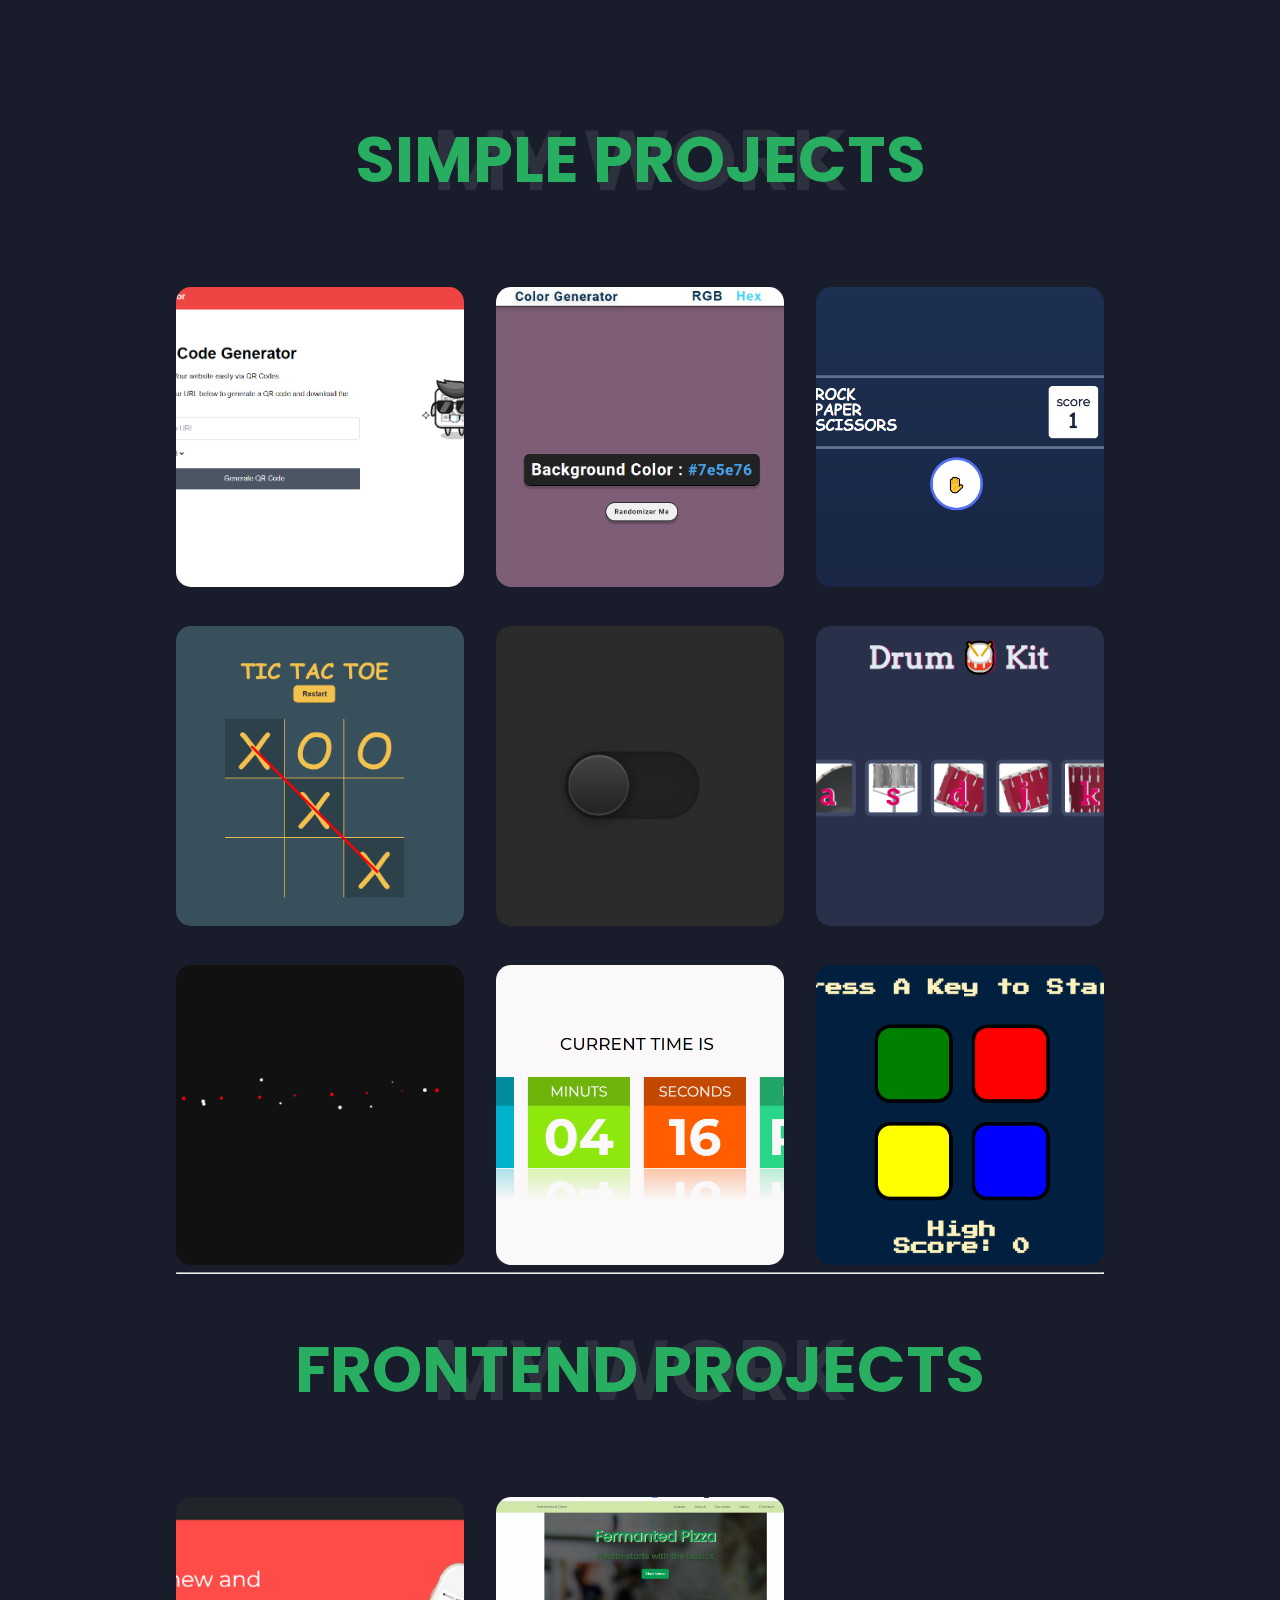
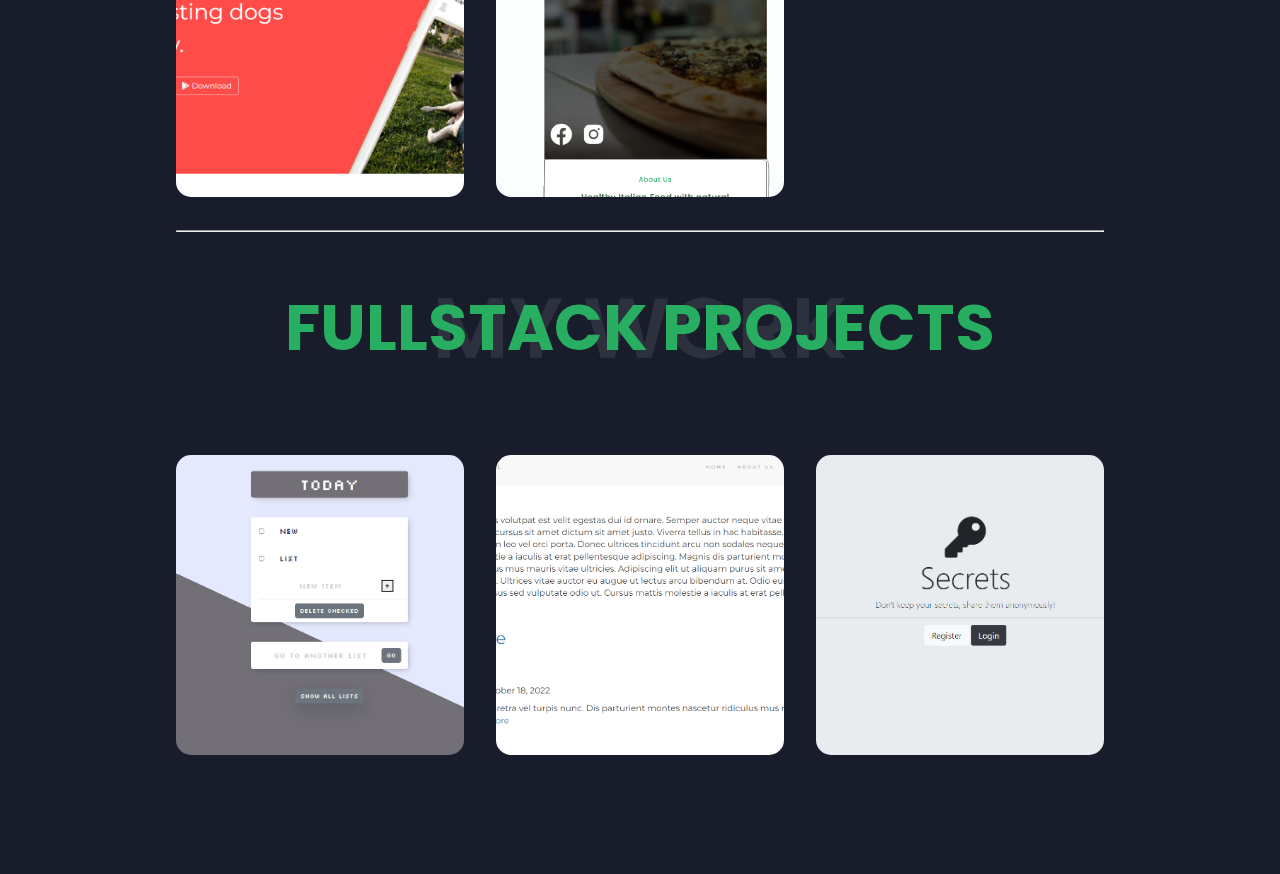
<file: index.html>
<!DOCTYPE html>
<html lang="en">
<head>
    <meta charset="UTF-8">
    <meta http-equiv="X-UA-Compatible" content="IE=edge">
    <meta name="viewport" content="width=device-width, initial-scale=1.0">
    <link rel="stylesheet" href="css/style.css" type="text/css">

    <!-- font awesome  -->
    <link rel="stylesheet" href="https://cdnjs.cloudflare.com/ajax/libs/font-awesome/6.1.2/css/all.min.css" integrity="sha512-1sCRPdkRXhBV2PBLUdRb4tMg1w2YPf37qatUFeS7zlBy7jJI8Lf4VHwWfZZfpXtYSLy85pkm9GaYVYMfw5BC1A==" crossorigin="anonymous" referrerpolicy="no-referrer" />

    <!-- tailwind 
    <link rel="stylesheet" href="https://cdnjs.cloudflare.com/ajax/libs/tailwindcss/2.2.19/tailwind.min.css" referrerpolicy="no-referrer" /> -->

    <!-- google fonts -->
    <link rel="preconnect" href="https://fonts.googleapis.com">
<link rel="preconnect" href="https://fonts.gstatic.com" crossorigin>
<link href="https://fonts.googleapis.com/css2?family=Poppins:wght@200;400;500;700&display=swap" rel="stylesheet">


    <title>Natan's Projects</title>
</head>
<body>
    <main>
        

        <section class="container" id="portfolio">

            <div class="main-title">
                <h2> <span>Simple Projects</span> <span class="bg-text">MY WORK</span> </h2>
            </div>

            <div class="portfolios">
                <!-- start  -->
                <div class="portfolio-item">
                    <div class="image">
                        <img src="Image\QR.png" alt="QR Code Generator">
                    </div>
                    <div class="hover-items">
                        <h3>QR Code Generator</h3>
                        <div class="icons">
                            <!-- <a class="icon" href="www.google.com" target="_blank">
                                <i class="fa-brands fa-github"></i>
                            </a> -->
                            <div id="qrcode"><button class="icon"> <i class="fa-solid fa-display"></i> </button></div>
                            
                        </div>
                    </div>
                </div>

                <div class="portfolio-item">
                    <div class="image">
                        <img src="Image\Colors.png" alt="Color Generator">
                    </div>
                    <div class="hover-items">
                        <h3>Color Generator</h3>
                        <div class="icons">
                            <!-- <a class="icon" href="www.google.com" target="_blank">
                                <i class="fa-brands fa-github"></i>
                            </a> -->
                            <div id="colorgen" > <button class="icon"> <i class="fa-solid fa-display"></i> </button></div>  
                        </div>
                    </div>
                </div>

                
                <div class="portfolio-item">
                    <div class="image">
                        <img src="Image\RPC.png" alt="RPC">
                    </div>
                    <div class="hover-items">
                        <h3>Rock Paper Scissors</h3>
                        <div class="icons">
                            <!-- <a class="icon" href="www.google.com" target="_blank">
                                <i class="fa-brands fa-github"></i>
                            </a> -->
                            <div id="rpc"><button class="icon"> <i class="fa-solid fa-display"></i></button></div>
                            
                        </div>
                    </div>
                </div>

                <div class="portfolio-item">
                    <div class="image">
                        <img src="Image\Tic Tac Toe.png" alt="Tic Tac Toe">
                    </div>
                    <div class="hover-items">
                        <h3>Tic Tac Toe</h3>
                        <div class="icons">
                            <!-- <a class="icon" href="www.google.com" target="_blank">
                                <i class="fa-brands fa-github"></i>
                            </a> -->
                            <div id="ttt"> <button class="icon"> <i class="fa-solid fa-display"></i></button> </div>
                            
                        </div>
                    </div>
                </div>

                <div class="portfolio-item">
                    <div class="image">
                        <img src="Image\DarkToggle.png" alt="DarkToggle">
                    </div>
                    <div class="hover-items">
                        <h3>DarkToggle</h3>
                        <div class="icons">
                            <!-- <a class="icon" href="www.google.com" target="_blank">
                                <i class="fa-brands fa-github"></i>
                            </a> -->
                            <div id="dark"> <button class="icon"> <i class="fa-solid fa-display"></i></button></div>
                           
                        </div>
                    </div>
                </div>

                <div class="portfolio-item">
                    <div class="image">
                        <img src="Image\Drum Kit.png" alt="Drum Kit">
                    </div>
                    <div class="hover-items">
                        <h3>Drum Kit</h3>
                        <div class="icons">
                            <!-- <a class="icon" href="www.google.com" target="_blank">
                                <i class="fa-brands fa-github"></i>
                            </a> -->
                            <div id="drum">
                                <button class="icon"> <i class="fa-solid fa-display"></i></button>
                            </div>
                          
                        </div>
                    </div>
                </div>

                <div class="portfolio-item">
                    <div class="image">
                        <img src="Image\Particles.png"  alt="Mouse Particles">
                    </div>
                    <div class="hover-items">
                        <h3>Particles</h3>
                        <div class="icons">
                            <!-- <a class="icon" href="www.google.com" target="_blank">
                                <i class="fa-brands fa-github"></i>
                            </a> -->
                                <div id="particles">
                                    <button class="icon" > <i class="fa-solid fa-display"></i></button>
                                </div>
                            </a>
                        </div>
                    </div>
                </div>

                <div class="portfolio-item">
                    <div class="image">
                        <img src="Image\Clock.png" alt="Clock">
                    </div>
                    <div class="hover-items">
                        <h3>Digital Clock</h3>
                        <div class="icons">
                            <!-- <a class="icon" href="www.google.com" target="_blank">
                                <i class="fa-brands fa-github"></i>
                            </a> -->
                            <div id="clock">
                                <button class="icon"> <i class="fa-solid fa-display"></i></button>
                            </div>
                           
                        </div>
                    </div>
                </div>

                <div class="portfolio-item">
                    <div class="image">
                        <img src="Image\simon.png" alt="simon">
                    </div>
                    <div class="hover-items">
                        <h3>Simon Game</h3>
                        <div class="icons">
                            <!-- <a class="icon" href="www.google.com" target="_blank">
                                <i class="fa-brands fa-github"></i>
                            </a> -->
                            <div id="simon">
                                <button class="icon"><i class="fa-solid fa-display"></i></button>
                            </div>
                            
                        </div>
                    </div>
                </div>

                <!-- end -->
            </div>

            <hr>

             <!-- frontend start  -->

            <div class="main-title another">
                <h2> <span>Frontend projects</span> <span class="bg-text">MY WORK</span> </h2>
            </div>

            <div class="portfolios ">
               

                <div class="portfolio-item ">
                    <div class="image">
                        <img src="Image\Tindog.png" alt="Tindog">
                    </div>
                    <div class="hover-items">
                        <h3>Tindog</h3>
                        <div class="icons">
                            <!-- <a class="icon" href="www.google.com" target="_blank">
                                <i class="fa-brands fa-github"></i>
                            </a> -->
                            <div id="tindog">
                                <button class="icon"> <i class="fa-solid fa-display"></i> </button>
                            </div>
                           
                        </div>
                    </div>
                </div>
                
                <div class="portfolio-item">
                    <div class="image">
                        <img src="Image\Pizza.png" alt="Pizza">
                    </div>
                    <div class="hover-items">
                        <h3>Pizza Place Website</h3>
                        <div class="icons">
                            <!-- <a class="icon" href="www.google.com" target="_blank">
                                <i class="fa-brands fa-github"></i>
                            </a> -->
                            <div id="pizza">
                                <button class="icon"> <i class="fa-solid fa-display"></i> </button>
                            </div>
                            
                        </div>
                    </div>
                </div>


              
            </div>

                   <!-- frontend end -->
            
            <br>
            <hr>

                       <!-- fullstack start -->

            <div class="main-title another">
                <h2> <span>Fullstack projects</span> <span class="bg-text">MY WORK</span> </h2>
            </div>



                <div class="portfolios ">


                    <div class="portfolio-item">
                        <div class="image">
                            <img src="Image\todolist.png" alt="TodoList">
                        </div>
                        <div class="hover-items">
                            <h3>To do list with MongoDB</h3>
                            <div class="icons">
                                <!-- <a class="icon" href="www.google.com" target="_blank">
                                    <i class="fa-brands fa-github"></i>
                                </a> -->
                                <div id="todolist">
                                    <button class="icon"> <i class="fa-solid fa-display"></i> </button>
                                </div>
                                
                            </div>
                        </div>
                    </div>

                    <div class="portfolio-item">
                        <div class="image">
                            <img src="Image\Blog.png" alt="Blog">
                        </div>
                        <div class="hover-items">
                            <h3>Blog Website with MongoDB</h3>
                            <div class="icons">
                                <!-- <a class="icon" href="www.google.com" target="_blank">
                                    <i class="fa-brands fa-github"></i>
                                </a> -->
                                <div id="blog">
                                    <button class="icon"> <i class="fa-solid fa-display"></i> </button>
                                </div>
                                
                            </div>
                        </div>
                    </div>
                    
                    <div class="portfolio-item">
                        <div class="image">
                            <img src="Image\secrets.png" alt="Blog">
                        </div>
                        <div class="hover-items">
                            <h3> Implementing sigh in with Google  </h3>
                            <h3> and linking into a DataBase </h3>
                            <div class="icons">
                                <!-- <a class="icon" href="www.google.com" target="_blank">
                                    <i class="fa-brands fa-github"></i>
                                </a> -->
                                <div id="blog">
                                    <button class="icon"> <i class="fa-solid fa-display"></i> </button>
                                </div>
                                
                            </div>
                        </div>
                    </div>

                </div>

               

                  <!-- fullstack end -->

            <div class="popout-img">
                <span>&times;</span>
                <iframe  id="frame" src="" frameborder="0"  width="100%" height="300" style="border:1px solid black;"> </iframe>
            </div>

            
        </section>






       
    </main>

    
    <script src="js/app.js"></script>
</body>
</html>
</file>
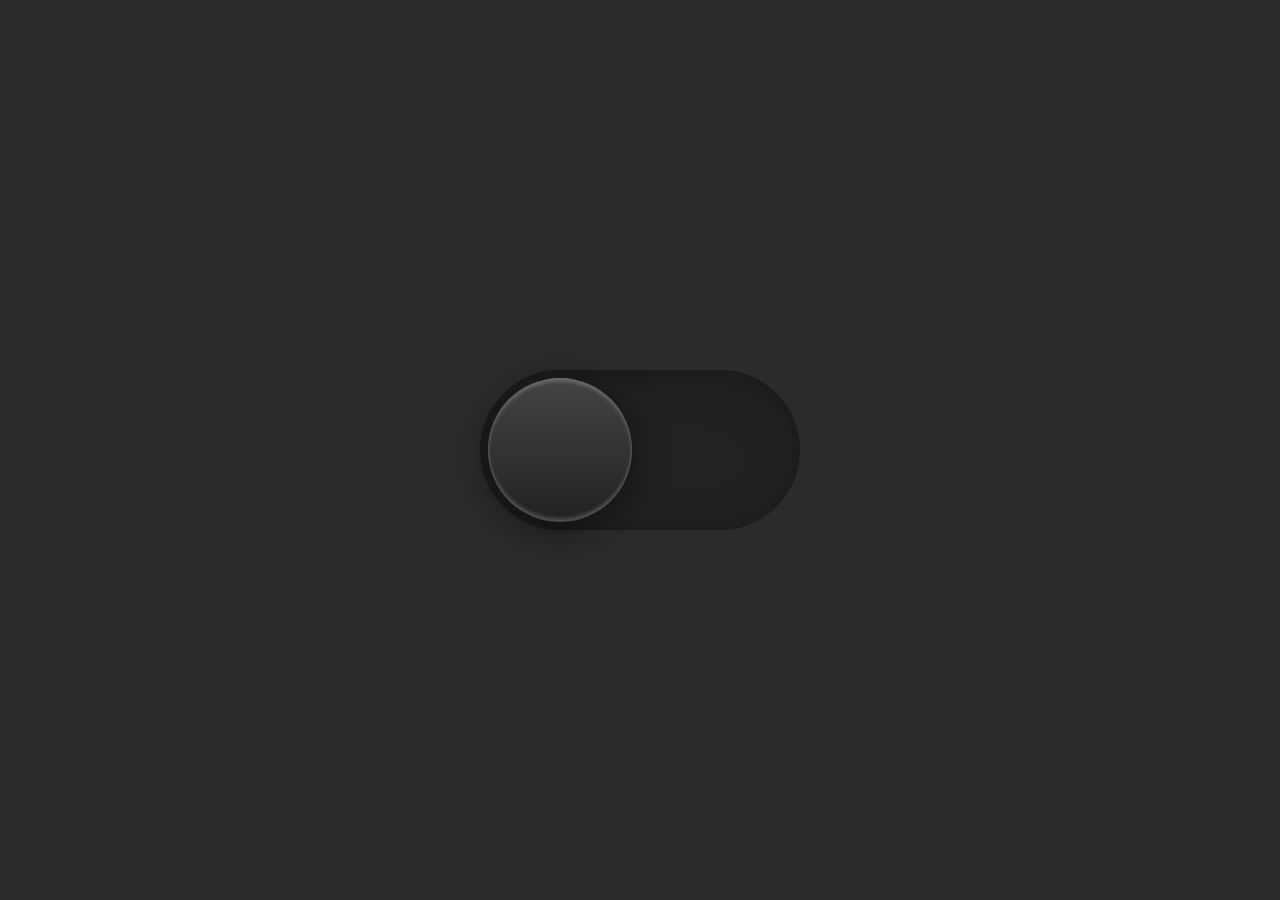
<file: Projects/Dark Mode Toggle - with css ceperation/index.html>
<!DOCTYPE html>
<html lang="en">
<head>
    <meta charset="UTF-8">
    <meta http-equiv="X-UA-Compatible" content="IE=edge">
    <meta name="viewport" content="width=device-width, initial-scale=1.0">
    <link rel="stylesheet" href="styles.css">
    <title>Dark Mode Toggler</title>
</head>
<body>
    <div id="toggle">
        <i class = "indicator"></i>

    </div>



    <script src="index.js"></script>
    
</body>
</html>
</file>
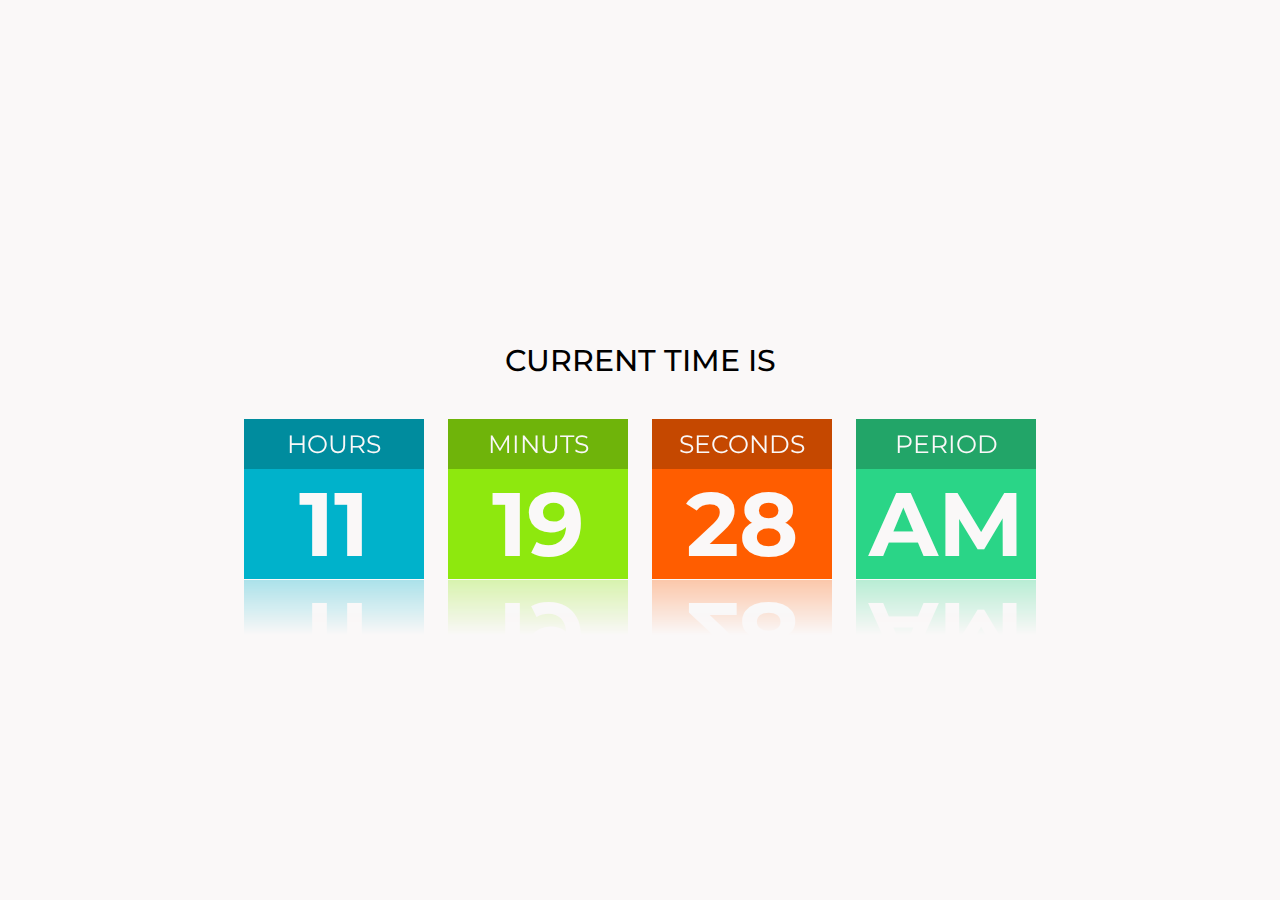
<file: Projects/Digital Clock UI Design Using CSS3 & jQuery/index.html>
<!DOCTYPE html>
<html lang="en">
<head>
    <meta charset="UTF-8">
    <meta http-equiv="X-UA-Compatible" content="IE=edge">
    <meta name="viewport" content="width=device-width, initial-scale=1.0">
    <link rel="stylesheet" href="css/style.css">

 <!-- Google Fonts Link -->
 <link
 href="https://fonts.googleapis.com/css2?family=Montserrat:wght@300;400;500;600;700;800&display=swap"
 rel="stylesheet"
/>

      <!-- jquery  -->
      <script src="https://cdnjs.cloudflare.com/ajax/libs/jquery/3.6.0/jquery.min.js" integrity="sha512-894YE6QWD5I59HgZOGReFYm4dnWc1Qt5NtvYSaNcOP+u1T9qYdvdihz0PPSiiqn/+/3e7Jo4EaG7TubfWGUrMQ==" crossorigin="anonymous" referrerpolicy="no-referrer"></script>


    <title>Digital Clock UI</title>
</head>
<body>

    <div class="container">
        <h2>Current time is</h2>
        <div class="time">
            <span>Hours</span>
            <span id="hours">00</span>
        </div>
        <div class="time">
            <span>Minuts</span>
            <span id="Minuts">00</span>
        </div>
        <div class="time">
            <span>Seconds</span>
            <span id="Seconds">00</span>
        </div>
        <div class="time">
            <span>Period</span>
            <span id="Period">Am</span>
        </div>


    </div>
    
    <script src="js/app.js"></script>

  
    
</body>
</html>
</file>
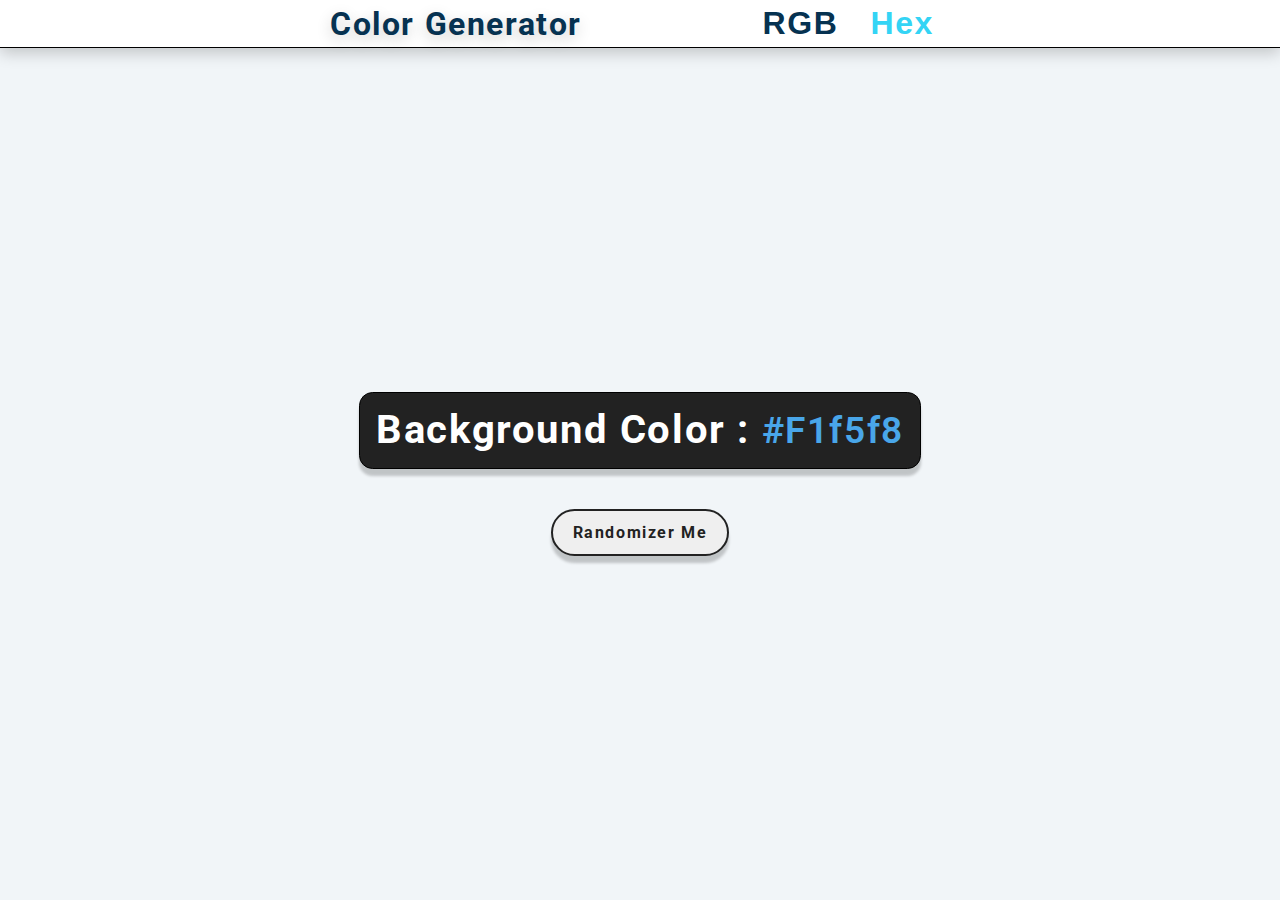
<file: Projects/Random Color Generator/index.html>
<!DOCTYPE html>
<html lang="en">
<head>
    <meta charset="UTF-8">
    <meta http-equiv="X-UA-Compatible" content="IE=edge">
    <meta name="viewport" content="width=device-width, initial-scale=1.0">
    <link rel="stylesheet" href="css/style.css">
    <title>Color Generator</title>
</head>
<body>

    <nav>
        <div class="nav-center">
            <h4>Color Generator</h4>
            <ul class="nav-links">
                <li>
                    <button class="btn btn-selector csa" id="Rgba">RGB</button>
                </li>
                <li>
                    <button class="btn btn-selector asc" id="Hex">Hex</button>
                </li>
            </ul>
        </div>
    </nav>

    <main>
        <div class="container">
            <h2>
                background Color : 
                <span class ="color tooltip">
                    <button onclick="copyToClip()" onmouseout="outFunc()" class="copy-btn" id="copy"> <span class="tooltiptext" id="myTooltip">Copy to clipboard</span>#F1f5f8</button>
                </span>
            </h2>
            <button class="btn btn-hero" id="btn">Randomizer Me</button>
        </div>
    </main>
    
    <script src="js/app.js"></script>
</body>
</html>
</file>
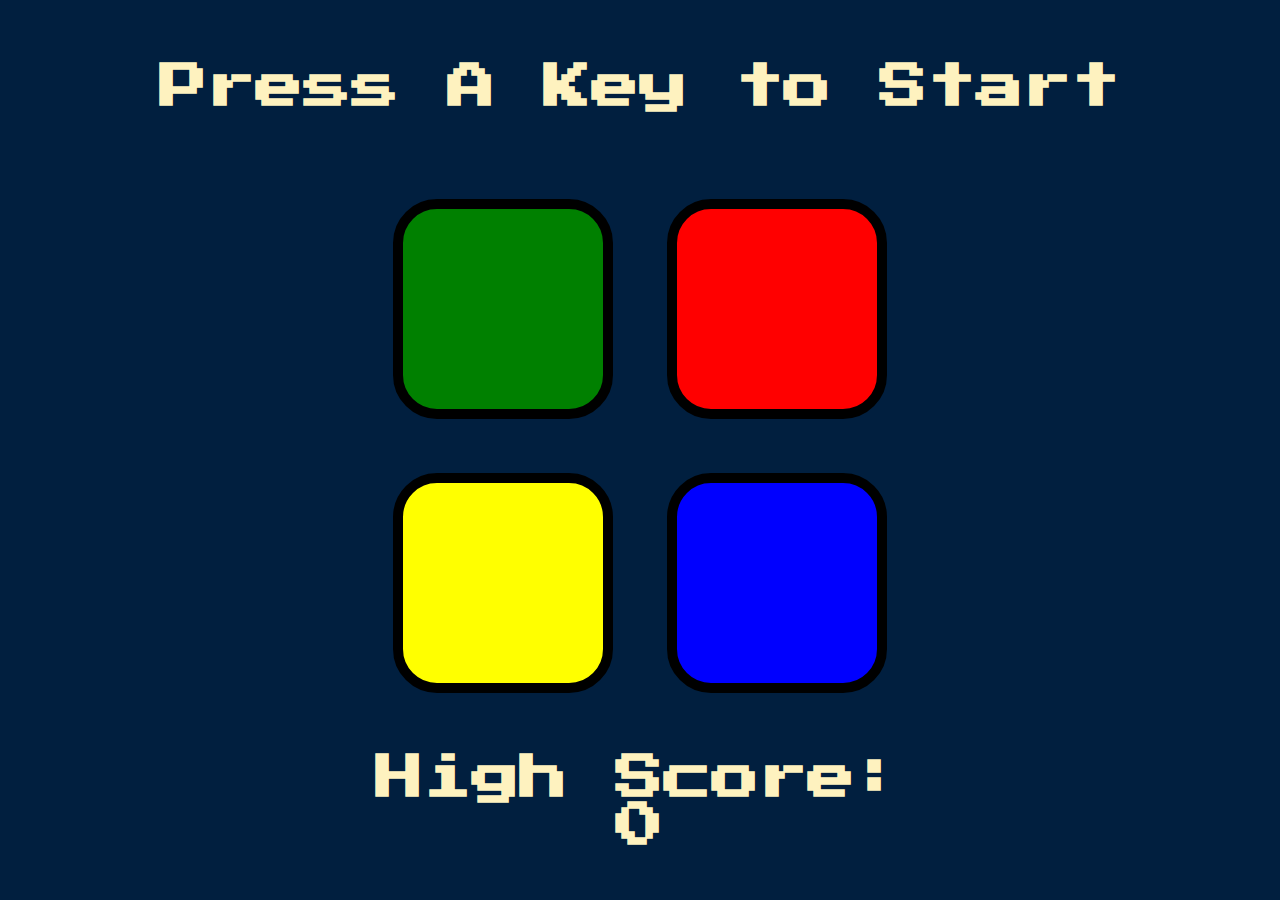
<file: Projects/Simon Game/index.html>
<!DOCTYPE html>
<html lang="en" dir="ltr">

<head>
  <meta charset="utf-8">
  <title>Simon Game</title>
  <link rel="stylesheet" href="styles.css">
  <link rel="shortcut icon" href="#">
  <link href="https://fonts.googleapis.com/css?family=Press+Start+2P" rel="stylesheet">
</head>

<body>
  <h1 id="level-title">Press A Key to Start</h1>
  <div id = "volume" class="container">
    <div lass="row">

      <div type="button" id="green" class="btn green">

      </div>

      <div type="button" id="red" class="btn red">

      </div>
    </div>

    <div class="row">

      <div type="button" id="yellow" class="btn yellow">

      </div>
      <div type="button" id="blue" class="btn blue">

      </div>

      <h2> High Score: <span id="score">0</span></h2>

    </div>

  </div>


  <!-- jquery -->
  <script src="https://cdnjs.cloudflare.com/ajax/libs/jquery/3.6.0/jquery.min.js" integrity="sha512-894YE6QWD5I59HgZOGReFYm4dnWc1Qt5NtvYSaNcOP+u1T9qYdvdihz0PPSiiqn/+/3e7Jo4EaG7TubfWGUrMQ==" crossorigin="anonymous" referrerpolicy="no-referrer"></script>

  <!-- local js -->
  <script src="game.js"></script>

</body>

</html>
</file>
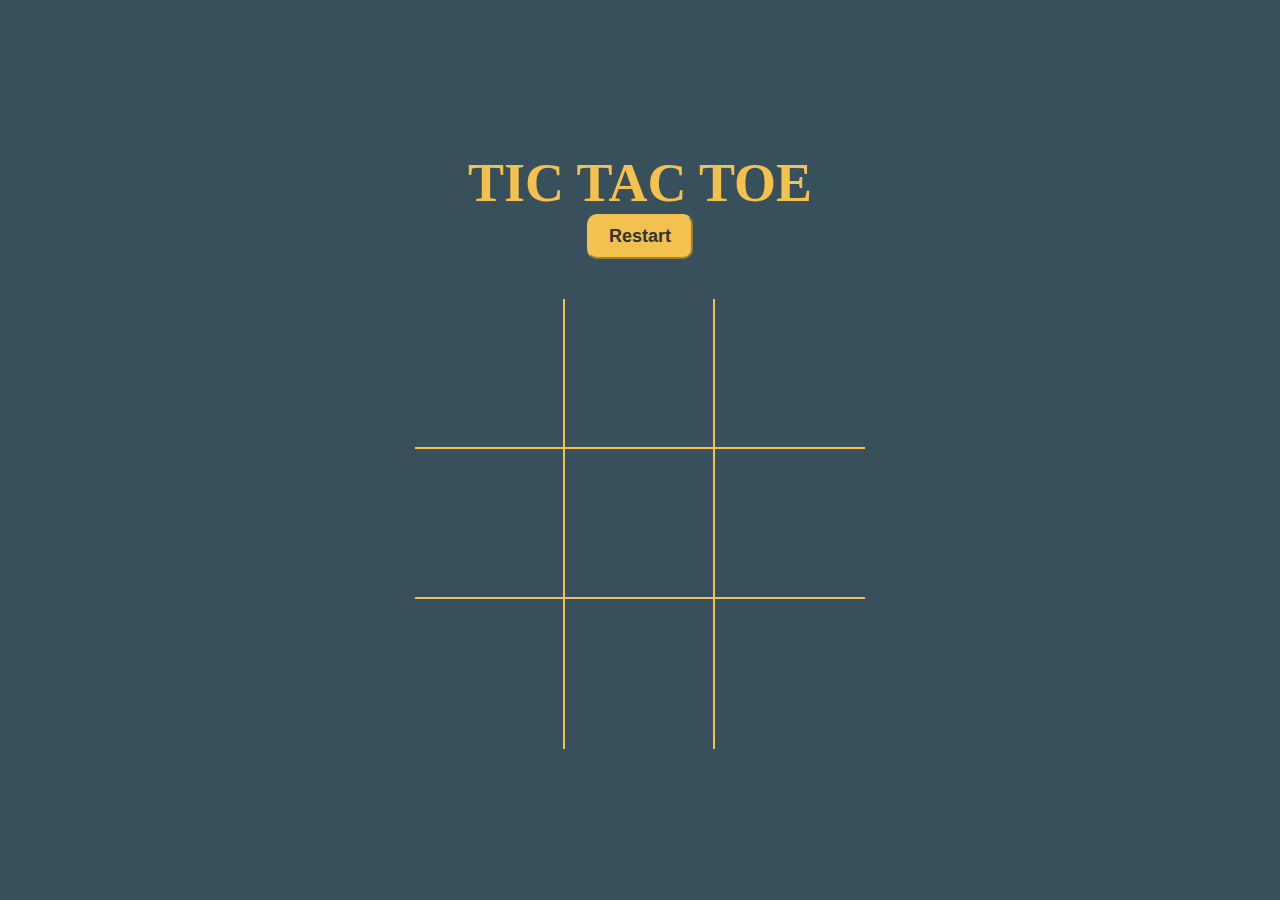
<file: Projects/Tic Tac Toe/index.html>
<!DOCTYPE html>
<html lang="en">
<head>
    <meta charset="UTF-8">
    <meta http-equiv="X-UA-Compatible" content="IE=edge">
    <meta name="viewport" content="width=device-width, initial-scale=1.0">
    <title>Tic Tac Toe</title>
    <link rel="stylesheet" href="styles.css">
    <link rel="preconnect" href="https://fonts.googleapis.com">
    <link rel="preconnect" href="https://fonts.getatic.com" crossorigin>
    <link href="https://fonts.googleapis.com/css2?family=Finger+Paint&display=swap" rel="stylesh">
</head>
<body>

    <div class="container">
        <h1 id = "playerText">Tic Tac Toe</h1>
        <button id = "restartBtn"> Restart</button>
        <div class="ass" id = "gameboard">
            <div class = "box" id = "0"></div>
            <div class = "box" id = "1"></div>
            <div class = "box" id = "2"></div>
            <div class = "box" id = "3"></div>
            <div class = "box" id = "4"></div>
            <div class = "box" id = "5"></div>
            <div class = "box" id = "6"></div>
            <div class = "box" id = "7"></div>
            <div class = "box" id = "8"></div>
        </div>
    </div>



    <script src="index.js"></script>
    
</body>
</html>
</file>
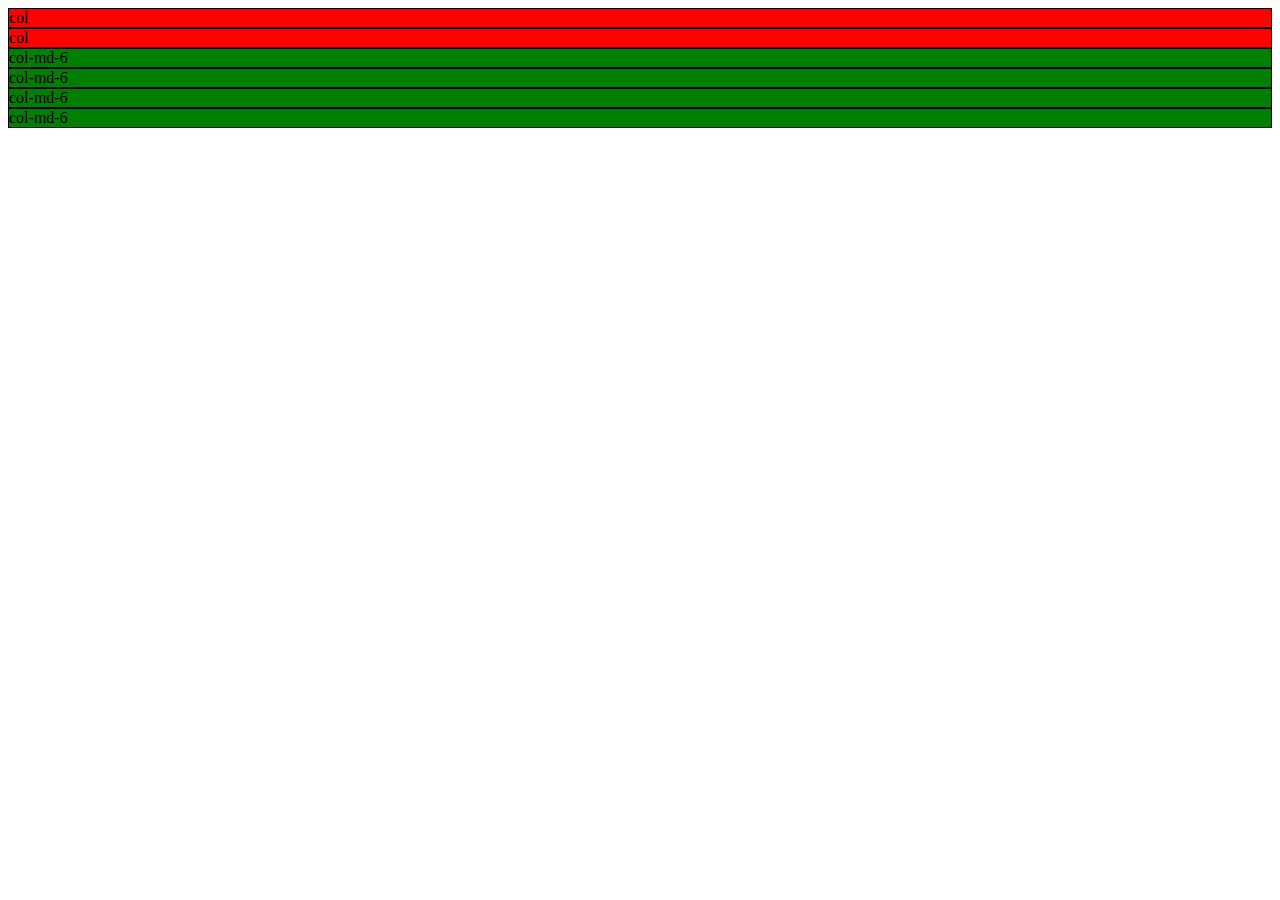
<file: Projects/TinDog/TinDog-Start-master/okayground.html>
<!DOCTYPE html>
<html lang="en">
  <head>
    <meta charset="utf-8">
    <meta name="viewport" content="width=device-width, initial-scale=1">
    <title>Bootstrap demo</title>
    <link href="https://cdn.jsdelivr.net/npm/bootstrap@5.2.0-beta1/dist/css/bootstrap.min.css" rel="stylesheet" integrity="sha384-0evHe/X+R7YkIZDRvuzKMRqM+OrBnVFBL6DOitfPri4tjfHxaWutUpFmBp4vmVor" crossorigin="anonymous">
  </head>

  
  <body>
    <div class="row">
      <div class="col" style="background-color:red; border:1px solid ;">
        col
      </div>

      <div class="col" style="background-color:red; border:1px solid ;">
        col
      </div>

    

    </div>

    <div class="row">
      <div class="col-lg-3 col-md-4 col-sm-6" style="background-color:green; border:1px solid ;">
        col-md-6
      </div>
      <div class="col-lg-3 col-md-4 col-sm-6" style="background-color:green; border:1px solid ;">
        col-md-6
      </div>
      <div class="col-lg-3 col-md-4 col-sm-6" style="background-color:green; border:1px solid ;">
        col-md-6
      </div>
      <div class="col-lg-3 col-md-4 col-sm-6" style="background-color:green; border:1px solid ;">
        col-md-6
      </div>

  

    </div>



  </body>
</html>
</file>
<file: css/style.css>
*{
    margin: 0;
    padding: 0;
    box-sizing: border-box;
    list-style: none;
}

:root {
    --color-primary: #191d2b;
    --color-secondary: #27AE60;
    --color-white: #FFFFFF;
    --color-black: #000;
    --color-grey0: #f8f8f8;
    --color-grey-1: #dbe1e8;
    --color-grey-2: #b2becd;
    --color-grey-3: #6c7983;
    --color-grey-4: #454e56;
    --color-grey-5: #2a2e35;
    --color-grey-6: #12181b;
    --br-sm-2: 14px;
    --box-shadow-1: 0 3px 15px rgba(0,0,0,.3);
  }
  
  .light-mode {
    --color-primary: #FFFFFF;
    --color-secondary: #F56692;
    --color-white: #454e56;
    --color-black: #000;
    --color-grey0: #f8f8f8;
    --color-grey-1: #6c7983;
    --color-grey-2: #6c7983;
    --color-grey-3: #6c7983;
    --color-grey-4: #454e56;
    --color-grey-5: #f8f8f8;
    --color-grey-6: #12181b;
  }
  

body{
    width: 100%;
    height: 100vh;
    font-family: 'Poppins', sans-serif ;
    font-size: 1.1rem;
    color: aliceblue;
    transition: all .4s ease-in-out;
    background-color: var(--color-primary);
    justify-content: center;

}


a{
    display: inline-block;
    text-decoration: none;
    color: inherit;
    font-family: inherit;
}

section{
    min-height: 100vh;
    width: 100%;
    position: absolute;
    left: 0;
    top: 0;
    padding: 3rem 18rem;
}


.container {
    padding: 7rem 11rem;
  }

.main-title {
    text-align: center;
  }
  .main-title h2 {
    position: relative;
    text-transform: uppercase;
    font-size: 4rem;
    font-weight: 700;
    z-index: 0;
  }
  .main-title h2 span {
    color: var(--color-secondary);
  }

  .another {
    margin-top: 3rem;
  }
  .main-title h2 .bg-text {
    position: absolute;
    top: 50%;
    left: 50%;
    color: var(--color-grey-1);
    transition: all 0.4s ease-in-out;
    z-index: -1;
    transform: translate(-50%, -50%);
    font-weight: 600;
    font-size: 5.3rem;
    opacity: 0.1;
  }

  .portfolios {
    display: grid;
    grid-template-columns: repeat(3, 1fr);
    grid-gap: 2rem;
    margin-top: 5rem;
  }

  .portfolios .portfolio-item {
    position: relative;
    border-radius: 15px;
  }
  .portfolios .portfolio-item img {
    width: 100%;
    height: 300px;
    object-fit: cover;
    border-radius: 15px;
  }
  .portfolios .portfolio-item .hover-items {
    width: 100%;
    height: 100%;
    background-color: var(--color-secondary);
    position: absolute;
    left: 0;
    top: 0;
    border-radius: 15px;
    display: flex;
    justify-content: center;
    align-items: center;
    flex-direction: column;
    opacity: 0;
    transform: scale(0);
    transition: all 0.4s ease-in-out;
  }
  .portfolios .portfolio-item .hover-items h3 {
    font-size: 1.5rem;
    color: var(--color-white);
    margin-bottom: 1.5rem;
  }
  .portfolios .portfolio-item .hover-items .icons {
    display: flex;
    justify-content: center;
    align-items: center;
  }
  .portfolios .portfolio-item .hover-items .icons .icon {
    background-color: var(--color-primary);
    border-radius: 50%;
    width: 50px;
    height: 50px;
    display: flex;
    align-items: center;
    justify-content: center;
    margin: 0 1rem;
    cursor: pointer;
    transition: all 0.4s ease-in-out;
  }
  .portfolios .portfolio-item .hover-items .icons .icon i {
    font-size: 1.5rem;
    color: var(--color-white);
    margin: 0 1rem;
  }
  .portfolios .portfolio-item .hover-items .icons .icon:hover {
    background-color: var(--color-white);
  }
  .portfolios .portfolio-item .hover-items .icons .icon:hover i {
    color: var(--color-primary);
  }
  
  .portfolio-item:hover .hover-items {
    opacity: .8;
    transform: scale(1);
  }



  .popout-img{
    position: fixed;
    top:0; left: 0;
    background-color: rgba(0,0,0,.9);
    height: 100%;
    width: 100%;
    z-index: 100;
    display: none;  
    
}

.popout-img span{
    position: absolute;
    top:0;
    right: 10px;
    font-size: 60px;
    font-weight: bolder;
    color: white;
    border: 1px solid black;
    cursor: pointer;
    z-index: 100;
    transition: .2s ;   
}

.popout-img span:hover{
    color: #eeee;
    transform: scale(1.1);
    
}

.popout-img iframe {
    position: absolute;
    transform: scale(0.9);
    border: 3px  solid black;
    border-radius: 7px;
    width: 100%;
    height: 100%;
    /* object-fit: cover; */
  
}
</file>
<file: Projects/Dark Mode Toggle - with css ceperation/styles.css>
* {
    margin: 0;
    padding: 0;
    box-sizing: border-box;
}

body {
    display: flex;
    justify-content: center;
    align-items: center;
    min-height: 100vh;
    background: #2b2b2b;
    transition: 0.5s;
}
body.active{
    background: #f8f8f8;
}

#toggle
{
    position: relative;
    display: block;
    width: 320px;
    height: 160px;
    border-radius: 160px;
    background: #222;
    transition: 0.5s;
    cursor: pointer;
    box-shadow: inset 0 8px 60px rgba(0,0,0,0.1),
                inset 0 8px 8px rgba(0,0,0,0.1),
                inset 0 -4px 8px rgba(0,0,0,0.1);
}

#toggle.active{
    background: #fff;
    box-shadow: inset 0 2px 60px rgba(0,0,0,0.1),
                inset 0 2px 8px rgba(0,0,0,0.1),
                inset 0 -4px 4px rgba(0,0,0,0.05)
}

#toggle .indicator {
    position: absolute;
    top: 0;
    left: 0;
    width: 160px;
    height: 160px;
    background: linear-gradient(to bottom, #444, #222);
    border-radius: 50%;
    transform: scale(0.9);
    box-shadow: 0 8px 40px rgba(0,0,0,0.5),
                inset 0 4px 4px rgba(255,255,255,0.2),
                inset 0 -4px 4px rgba(255,255,255,0.2);
    transition: 0.5s;
}

#toggle.active .indicator
{
   left: 160px; 
   background: linear-gradient(to bottom, #eaeaea, #f9f9f9);
   box-shadow:  0 8px 20px rgba(0,0,0,0.1),
                inset 0 4px 4px rgba(255,255,255,1),
                inset 0 -4px 4px rgba(255,255,255,1);

}
</file>
<file: Projects/Digital Clock UI Design Using CSS3 & jQuery/css/style.css>
*{
    margin: 0;
    padding: 0;
    box-sizing: border-box;
}

body{
margin: 0;
padding: 0%;
height: 100vh;
background-color: #faf8f8;
font-family: 'montserrat', sans-serif;
display: flex;
align-items: center;
justify-content: center;
}

h2{
    padding: 30px 0;
    font-size: 30px;
    font-weight: 500;
    text-align: center;
    text-transform: uppercase;
}

.time{
    display: inline-block;
    position: relative;
    margin: 10px;
}

.time span{
    display: flex;
    align-items: center;
    justify-content: center;
    -webkit-box-reflect: below 1px linear-gradient(transparent, transparent,#00000050);
}

.time span:nth-child(1){
    width: 180px;
    height: 50px;
    color: #faf8f8;
    background-color: #008c9e;
    font-size: 25px;
    font-weight: 400;
    text-align: center;
    text-transform: uppercase;
}

.time:nth-of-type(2) span:nth-child(1){
    background-color: #6fb40a;
}

.time:nth-of-type(3) span:nth-child(1){
    background-color: #c54800;
}

.time:nth-of-type(4) span:nth-child(1){
    background-color: #22a568;
}


.time span:nth-child(2){
    height: 150;
    color: #faf8f8;
    background-color: #00b2cb;
    font-size: 90px;
    font-weight: 700;
}

.time:nth-of-type(2) span:nth-child(2){
    background-color: #8ee80e;
}

.time:nth-of-type(3) span:nth-child(2){
    background-color: #ff5d00;
}

.time:nth-of-type(4) span:nth-child(2){
    background-color: #2ad587;
}
</file>
<file: Projects/Random Color Generator/css/style.css>
/*
=============== 
Fonts
===============
*/
@import url("https://fonts.googleapis.com/css?family=Open+Sans|Roboto:400,700&display=swap");

/*
=============== 
Variables
===============
*/

:root {
  /* dark shades of primary color*/
  --clr-primary-1: hsl(205, 86%, 17%);
  --clr-primary-2: hsl(205, 77%, 27%);
  --clr-primary-3: hsl(205, 72%, 37%);
  --clr-primary-4: hsl(205, 63%, 48%);
  /* primary/main color */
  --clr-primary-5: hsl(205, 78%, 60%);
  /* lighter shades of primary color */
  --clr-primary-6: hsl(205, 89%, 70%);
  --clr-primary-7: hsl(205, 90%, 76%);
  --clr-primary-8: hsl(205, 86%, 81%);
  --clr-primary-9: hsl(205, 90%, 88%);
  --clr-primary-10: hsl(205, 100%, 96%);
  /* darkest grey - used for headings */
  --clr-grey-1: hsl(209, 61%, 16%);
  --clr-grey-2: hsl(211, 39%, 23%);
  --clr-grey-3: hsl(209, 34%, 30%);
  --clr-grey-4: hsl(209, 28%, 39%);
  /* grey used for paragraphs */
  --clr-grey-5: hsl(210, 22%, 49%);
  --clr-grey-6: hsl(209, 23%, 60%);
  --clr-grey-7: hsl(211, 27%, 70%);
  --clr-grey-8: hsl(210, 31%, 80%);
  --clr-grey-9: hsl(212, 33%, 89%);
  --clr-grey-10: hsl(210, 36%, 96%);
  --clr-white: #fff;
  --clr-red-dark: hsl(360, 67%, 44%);
  --clr-red-light: hsl(360, 71%, 66%);
  --clr-green-dark: hsl(125, 67%, 44%);
  --clr-green-light: hsl(125, 71%, 66%);
  --clr-black: #222;
  --ff-primary: "Roboto", sans-serif;
  --ff-secondary: "Open Sans", sans-serif;
  --transition: all 0.3s linear;
  --spacing: 0.1rem;
  --radius: 0.85rem;
  --light-shadow: 0 5px 15px rgba(0, 0, 0, 0.1);
  --dark-shadow: 0 5px 15px rgba(0, 0, 0, 0.2);
  --max-width: 1170px;
  --fixed-width: 620px;
}
/*
=============== 
Global Styles
===============
*/

*,
::after,
::before {
  margin: 0;
  padding: 0;
  box-sizing: border-box;
}
body {
  font-family: var(--ff-secondary);
  background: var(--clr-grey-10);
  color: var(--clr-grey-1);
  line-height: 1.5;
  font-size: 0.875rem;
}
ul {
  list-style-type: none;
}
a {
  text-decoration: none;
}
h1,
h2,
h3,
h4 {
  color: var(--clr-grey-4);
  letter-spacing: var(--spacing);
  text-transform: capitalize;
  line-height: 1.25;
  margin-bottom: 0.75rem;
  font-family: var(--ff-primary);
}
h1 {
  font-size: 3rem;
}
h2 {
  font-size: 2rem;
  box-shadow: 0 7px 3px rgba(0, 0, 0, 0.2);
}
h3 {
  font-size: 1.25rem;
}
h4 {
  font-size: 0.875rem;
}
p {
  margin-bottom: 1.25rem;
  color: var(--clr-grey-5);
}
@media screen and (min-width: 800px) {
  h1 {
    font-size: 4rem;
  }
  h2 {
    font-size: 2.5rem;
  }
  h3 {
    font-size: 1.75rem;
  }
  h4 {
    font-size: 2rem;
  }
  body {
    font-size: 1rem;
  }
  h1,
  h2,
  h3,
  h4 {
    
    line-height: 1;
  }
}
/*  global classes */

/* section */
.section {
  padding: 5rem 0;
}

.section-center {
  width: 90vw;
  margin: 0 auto;
  max-width: 1170px;
}
@media screen and (min-width: 992px) {
  .section-center {
    width: 95vw;
  }
}
main {
  min-height: 100vh;
  display: grid;
  place-items: center;
}

/*
=============== 
Nav
===============
*/
nav {
  background: var(--clr-white);
  height: 3rem;
  display: grid;
  align-items: center;
  box-shadow: var(--dark-shadow);
  border-bottom: solid black 1px;
}
.nav-center {
  width: 90vw;
  max-width: var(--fixed-width);
  margin: 0 auto;
  display: flex;
  align-items: center;
  justify-content: space-between;
}
.nav-center h4 {
  margin-bottom: 0;
  color: var(--clr-primary-1);
  text-shadow: var(--dark-shadow);
}
.nav-links {
  display: flex;
}

.btn-selector{
    border: none;
    margin-left: 1rem;
    font-size: 18px;
    text-transform: capitalize;
    font-weight: 700;
    font-size: 2rem;
    color: var(--clr-primary-1);
    letter-spacing: var(--spacing);
    margin-right: 1rem;
    cursor: pointer;
    background: var(--clr-white);

    transition-duration: 0.4s;
    
}

.btn-selector:hover {
    color: var( --clr-grey-4);
    transform: scale(1.1);
    transition: 0.3s;
  }
  
  .csa:active {
    padding: 0;
    color: #90EE90;
    margin: 0;
    opacity: 1;
    transition: 0.1s;
  }

  .asc:active {
    padding-right: 0;
    padding-left: 1rem;
    color: #90EE90;
    margin-right: 0;
    margin-left: 1rem;
    opacity: 1;
    transition: 0.1s;
  }

  

nav a {
  text-transform: capitalize;
  font-weight: 700;
  font-size: 1rem;
  color: var(--clr-primary-1);
  letter-spacing: var(--spacing);
  margin-right: 1rem;
}
nav a:hover {
  color: var(--clr-primary-5);
}
/*
=============== 
Container
===============
*/
main {
  min-height: calc(100vh - 3rem);
  display: grid;
  place-items: center;
}
.container {
  transition: 1s;
  text-align: center;
 
}
.container h2 {

  background: var(--clr-black);
  color: var(--clr-white);
  padding: 1rem;
  border: black solid 1px;
  border-radius: var(--radius);
  margin-bottom: 2.5rem;
}
.color {
  color: var(--clr-primary-5);
}

.copy-btn{
  font-family: var(--ff-primary);
  color: var(--clr-black);
  letter-spacing: var(--spacing);
  font-weight: 600;
  transition: var(--transition);
  border: none;
  cursor: pointer;
  position: relative;
  transition-duration: 0.3s;
  color: var(--clr-primary-5);
  background: transparent;
  font-size: 2.3rem;
}

.btn-hero {
  font-family: var(--ff-primary);
  color: var(--clr-black);
  letter-spacing: var(--spacing);
  display: inline-block;
  font-weight: 700;
  transition: var(--transition);
  border: 2px solid var(--clr-black);
  cursor: pointer;
  box-shadow: 0 7px 3px rgba(0, 0, 0, 0.2);
  border-radius: var(--radius);
  font-size: 1rem;
  padding: 0.75rem 1.25rem;
  position: relative;
  border-radius: 4em;
  transition-duration: 0.3s;


}
.btn-hero:hover {
    
  color: var(--clr-white);
  background: var(--clr-black);
  transition-duration: 0.4s;
}

.btn-hero:after {
  content: "";
  display: block;
  position: absolute;
  border-radius: 4em;
  left: 0;
  top:0;
  width: 100%;
  height: 100%;
  opacity: 0;
  transition: all 0.5s;
  box-shadow: 0 0 10px 40px white;
}

.btn-hero:active:after {
  box-shadow: 0 0 0 0 white;
  position: absolute;
  border-radius: 4em;
  left: 0;
  top:0;
  opacity: 1;
  transition: 0s;
}

.btn-hero:active {
  top: 2px;
  background-color: wheat;
}

.tooltip {
  position: relative;
  display: inline-block;
}

.tooltip .tooltiptext {
  visibility: hidden;
  width: 140px;
  background-color: #555;
  color: #fff;
  text-align: center;
  border-radius: 6px;
  padding: 5px;
  position: absolute;
  z-index: 1;
  bottom: 150%;
  left: 50%;
  margin-left: -75px;
  opacity: 0;
  transition: opacity 0.7s;
  font-size: 13px;
}

.tooltip .tooltiptext::after {
  content: "";
  position: absolute;
  top: 100%;
  left: 50%;
  margin-left: -5px;
  border-width: 5px;
  border-style: solid;
  border-color: #555 transparent transparent transparent;
}

.tooltip:hover .tooltiptext {
  visibility: visible;
  opacity: 0.7;
}
</file>
<file: Projects/Simon Game/styles.css>
body {
  text-align: center;
  background-color: #011F3F;
}

#level-title {
  font-family: 'Press Start 2P', cursive;
  font-size: 3rem;
  margin:  5%;
  color: #FEF2BF;
}

h2{
  font-family: 'Press Start 2P', cursive;
  font-size: 3rem;
  margin:  5%;
  color: #FEF2BF;
}

.container {
  display: block;
  width: 50%;
  margin: auto;

}

.btn {
  margin: 25px;
  display: inline-block;
  height: 200px;
  width: 200px;
  border: 10px solid black;
  border-radius: 20%;
}

.game-over {
  background-color: red;
  opacity: 0.8;
}

.red {
  background-color: red;
}

.green {
  background-color: green;
}

.blue {
  background-color: blue;
}

.yellow {
  background-color: yellow;
}

.pressed {
  box-shadow: 0 0 20px white;
  background-color: grey;
}
</file>
<file: Projects/Tic Tac Toe/styles.css>
* {
    padding: 0;
    margin: 0;
    box-sizing: border-box;
}

:root{
    --orange: #f2c14e;
    --winning-blocks:#2d414b;
    --line_poistion :0%;
    --line_rotation : rotate(-90deg);
    --line_horizontal :33%;
}

body {
    color: var(--orange);
    font-family: 'Finget Paint', cursive;
}

h1{
    font-size: 54px;
    text-transform: uppercase;
}

.container{
    padding: 40px;
    height: 100vh;
    display: flex;
    justify-content: center;
    align-items: center;
    flex-direction: column;
    background-color: #37505c;
}

#gameboard{
    width: 450px;
    display: flex;
    flex-wrap: wrap;
    margin-top: 40px;
}

.box{
    height: 150px;
    width: 150px;
    display: flex;
    align-items: center;
    justify-content: center;
    color: var(--orange);
    font-size: 120px;
    border-right: 2px solid;
    border-bottom: 2px solid;
  
}

.box:nth-child(3n) {
    border-right: none;

}

.box:nth-child(6) ~ .box {
    border-bottom: none;
}

button{
    padding: 10px 20px;
    border-radius: 10px;
    background-color: var(--orange);
    color: #333;
    border-color: var(--orange);
    font-size: 18px;
    transition: 200ms transform;
    font-weight: 600;
}

button:hover {
    cursor: pointer;
    transform: translateY(-2px);
}

.strikethrough-100p{
    
    position: relative;
    text-align: center;
  }

.strikethrough-100p:before {
    position: absolute;
    content: "";
    left: calc(var(--line_horizontal)* -1 );
    top: var(--line_poistion);
    right: var(--line_horizontal);
    border-top: 6px solid;
    border-color: inherit;
    color: red;
  
    -webkit-transform:rotate(-5deg);
    -moz-transform:rotate(-5deg);
    -ms-transform:rotate(-5deg);
    -o-transform:rotate(-5deg);
    transform:var(--line_rotation);
  }
</file>
